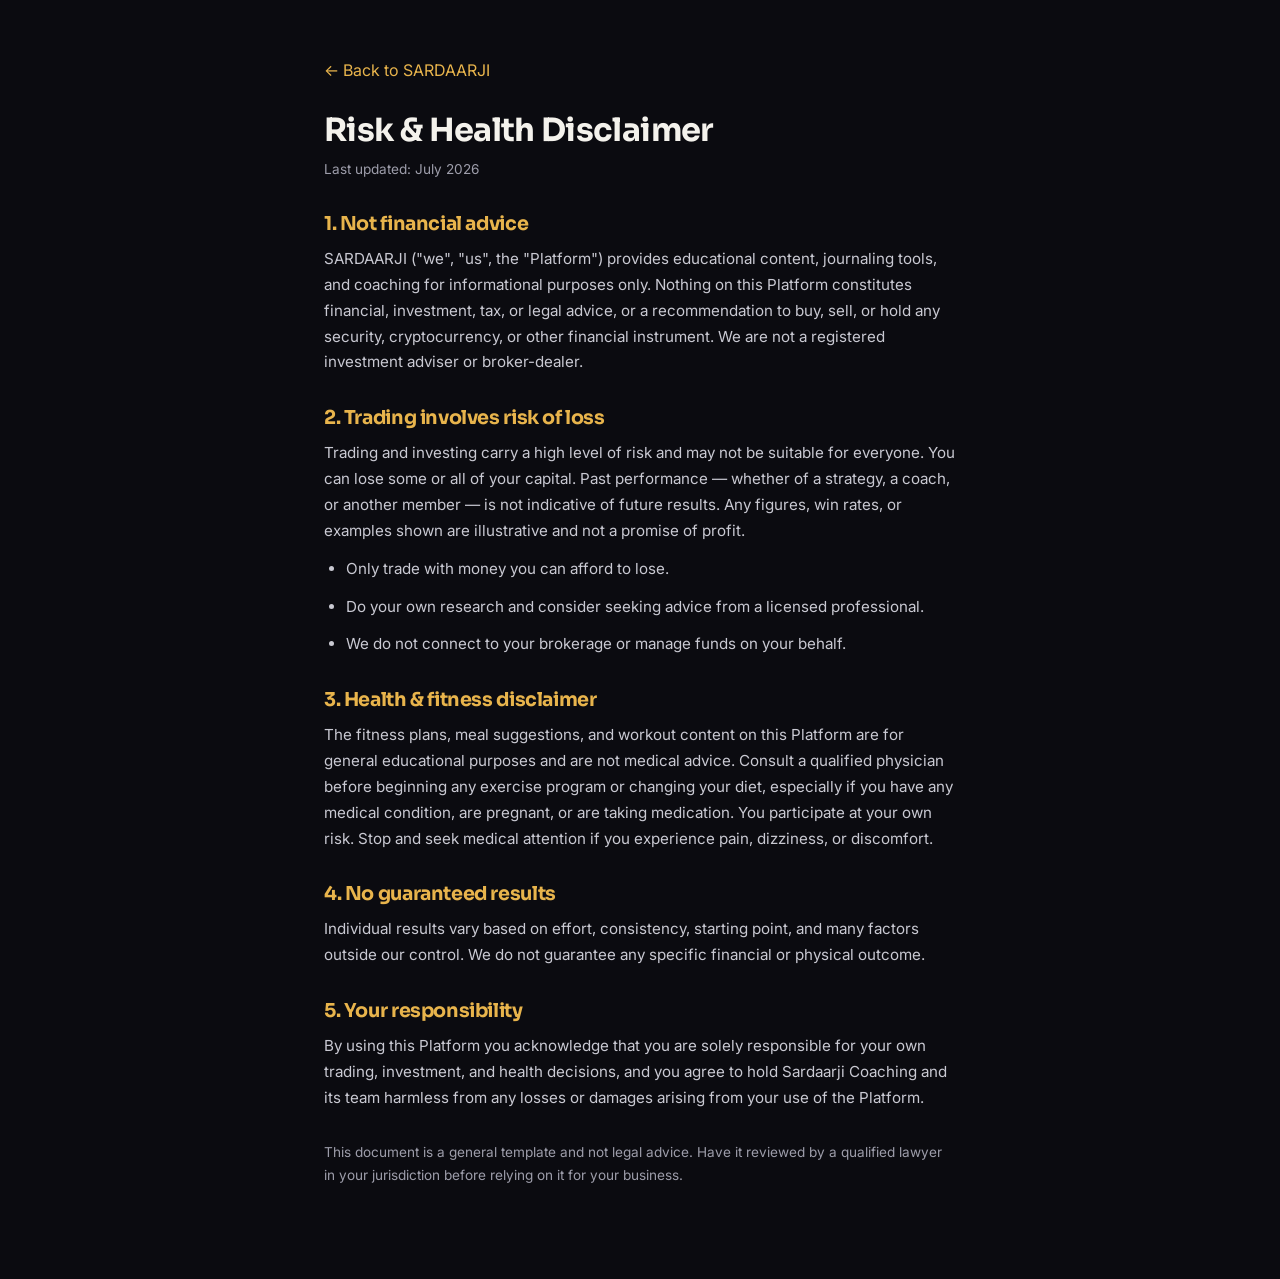
<file: disclaimer.html>
<!DOCTYPE html>
<html lang="en">
<head>
<meta charset="UTF-8">
<meta name="viewport" content="width=device-width, initial-scale=1.0">
<title>Risk & Health Disclaimer — SARDAARJI</title>
<meta name="robots" content="index,follow">
<link rel="icon" href="favicon.svg" type="image/svg+xml">
<link rel="preconnect" href="https://fonts.googleapis.com">
<link href="https://fonts.googleapis.com/css2?family=Sora:wght@400;600;700;800&family=Inter:wght@400;500;600;700&display=swap" rel="stylesheet">
<link rel="stylesheet" href="css/style.css">
</head>
<body>
<div class="legal-page">
  <a href="index.html" class="legal-back">← Back to SARDAARJI</a>
  <h1>Risk &amp; Health Disclaimer</h1>
  <p class="updated">Last updated: July 2026</p>

  <h2>1. Not financial advice</h2>
  <p>SARDAARJI ("we", "us", the "Platform") provides educational content, journaling tools, and coaching
  for informational purposes only. Nothing on this Platform constitutes financial, investment, tax, or legal
  advice, or a recommendation to buy, sell, or hold any security, cryptocurrency, or other financial instrument.
  We are not a registered investment adviser or broker-dealer.</p>

  <h2>2. Trading involves risk of loss</h2>
  <p>Trading and investing carry a high level of risk and may not be suitable for everyone. You can lose some or
  all of your capital. Past performance — whether of a strategy, a coach, or another member — is not indicative of
  future results. Any figures, win rates, or examples shown are illustrative and not a promise of profit.</p>
  <ul>
    <li>Only trade with money you can afford to lose.</li>
    <li>Do your own research and consider seeking advice from a licensed professional.</li>
    <li>We do not connect to your brokerage or manage funds on your behalf.</li>
  </ul>

  <h2>3. Health &amp; fitness disclaimer</h2>
  <p>The fitness plans, meal suggestions, and workout content on this Platform are for general educational
  purposes and are not medical advice. Consult a qualified physician before beginning any exercise program or
  changing your diet, especially if you have any medical condition, are pregnant, or are taking medication.
  You participate at your own risk. Stop and seek medical attention if you experience pain, dizziness, or discomfort.</p>

  <h2>4. No guaranteed results</h2>
  <p>Individual results vary based on effort, consistency, starting point, and many factors outside our control.
  We do not guarantee any specific financial or physical outcome.</p>

  <h2>5. Your responsibility</h2>
  <p>By using this Platform you acknowledge that you are solely responsible for your own trading, investment, and
  health decisions, and you agree to hold Sardaarji Coaching and its team harmless from any losses or damages
  arising from your use of the Platform.</p>

  <p style="margin-top:30px; color:var(--muted); font-size:0.85rem;">
  This document is a general template and not legal advice. Have it reviewed by a qualified lawyer in your
  jurisdiction before relying on it for your business.</p>
</div>
</body>
</html>
</file>
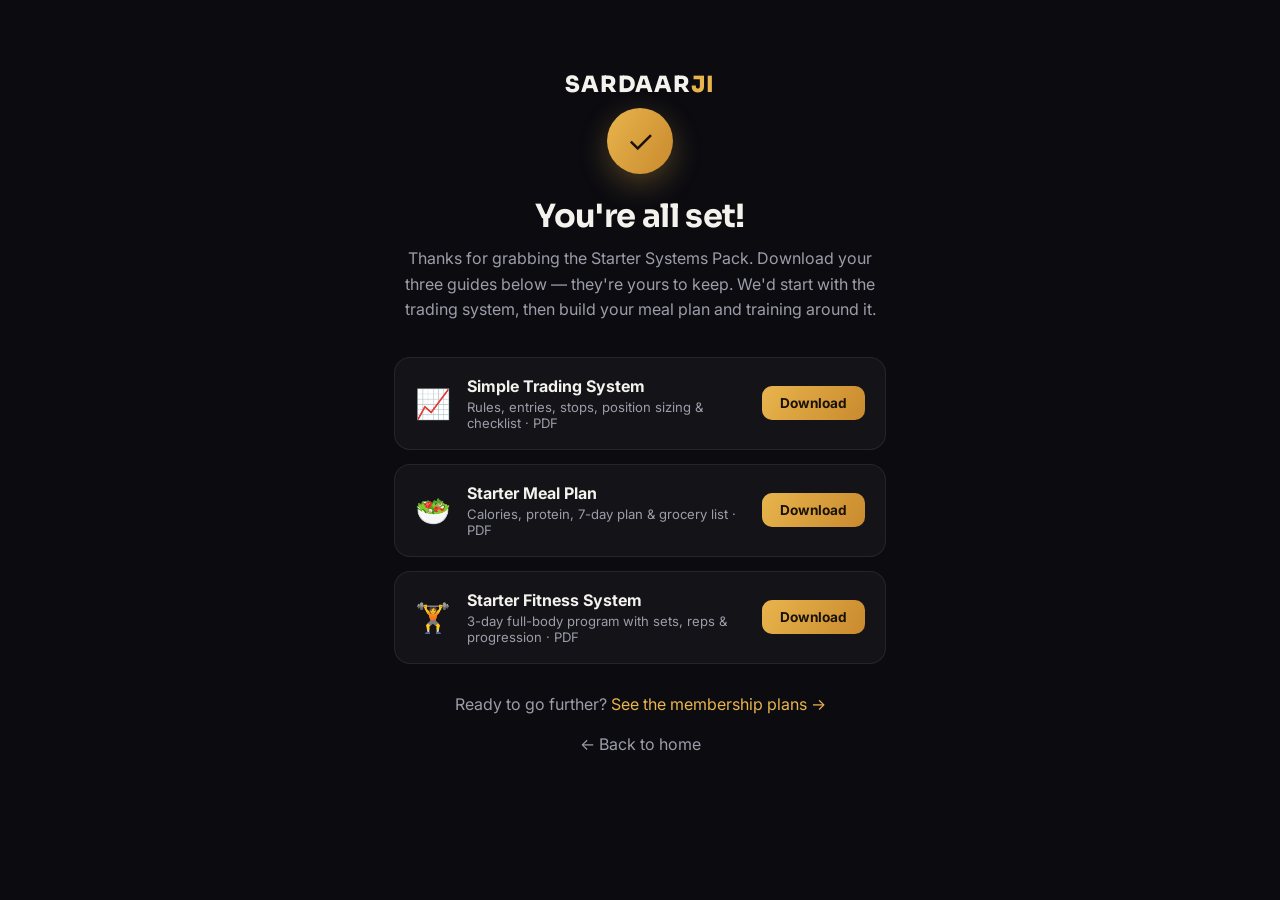
<file: downloads.html>
<!DOCTYPE html>
<html lang="en">
<head>
<meta charset="UTF-8">
<meta name="viewport" content="width=device-width, initial-scale=1.0">
<title>Your Downloads — SARDAARJI</title>
<meta name="robots" content="noindex">
<link rel="icon" href="favicon.svg" type="image/svg+xml">
<link rel="preconnect" href="https://fonts.googleapis.com">
<link href="https://fonts.googleapis.com/css2?family=Sora:wght@400;600;700;800&family=Inter:wght@400;500;600;700&display=swap" rel="stylesheet">
<link rel="stylesheet" href="css/style.css">
</head>
<body>
<canvas id="particles" style="display:none"></canvas>
<div class="dl-page">
  <div class="nav-logo" style="font-size:1.4rem; margin-bottom:8px;">SARDAAR<span>JI</span></div>
  <div class="dl-check">✓</div>
  <h1>You're all set!</h1>
  <p class="dl-sub">Thanks for grabbing the Starter Systems Pack. Download your three guides below —
  they're yours to keep. We'd start with the trading system, then build your meal plan and training around it.</p>

  <div class="dl-list">
    <a class="dl-item" href="downloads/sardaarji-trading-system.pdf" download>
      <span class="dl-ico">📈</span>
      <span class="dl-meta"><b>Simple Trading System</b><small>Rules, entries, stops, position sizing &amp; checklist · PDF</small></span>
      <span class="dl-btn">Download</span>
    </a>
    <a class="dl-item" href="downloads/sardaarji-meal-plan.pdf" download>
      <span class="dl-ico">🥗</span>
      <span class="dl-meta"><b>Starter Meal Plan</b><small>Calories, protein, 7-day plan &amp; grocery list · PDF</small></span>
      <span class="dl-btn">Download</span>
    </a>
    <a class="dl-item" href="downloads/sardaarji-fitness-system.pdf" download>
      <span class="dl-ico">🏋️</span>
      <span class="dl-meta"><b>Starter Fitness System</b><small>3-day full-body program with sets, reps &amp; progression · PDF</small></span>
      <span class="dl-btn">Download</span>
    </a>
  </div>

  <p class="dl-next">Ready to go further? <a href="index.html#trading">See the membership plans →</a></p>
  <a href="index.html" class="legal-back" style="margin-top:20px;">← Back to home</a>
</div>
</body>
</html>
</file>
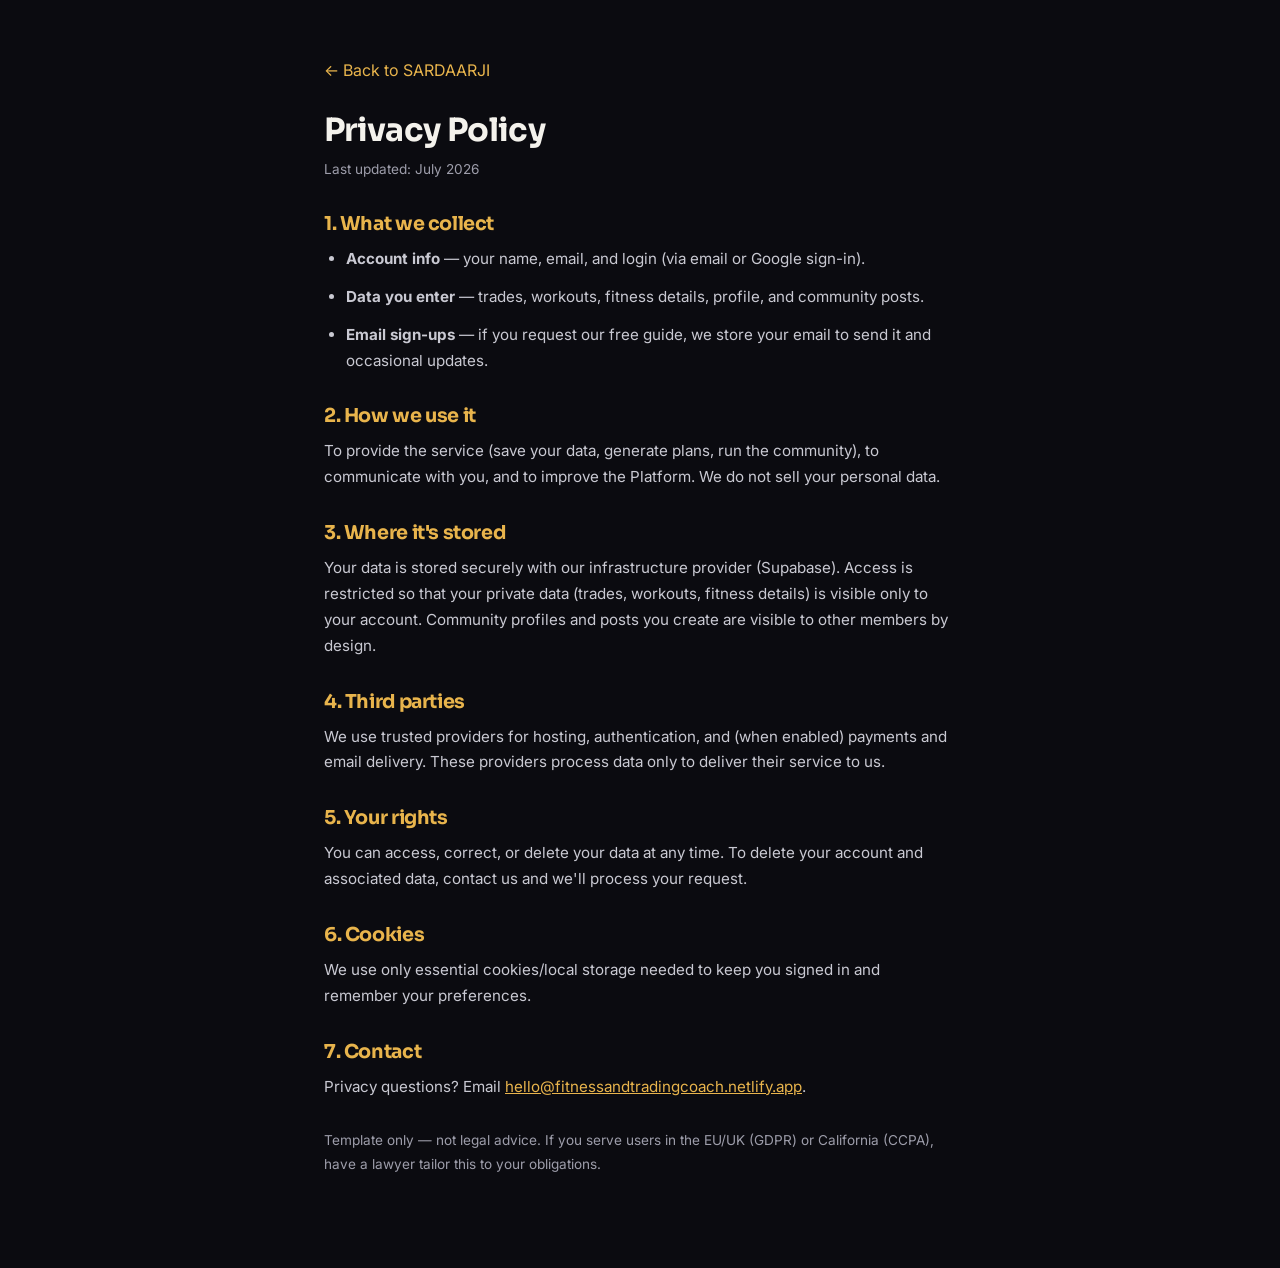
<file: privacy.html>
<!DOCTYPE html>
<html lang="en">
<head>
<meta charset="UTF-8">
<meta name="viewport" content="width=device-width, initial-scale=1.0">
<title>Privacy Policy — SARDAARJI</title>
<link rel="icon" href="favicon.svg" type="image/svg+xml">
<link rel="preconnect" href="https://fonts.googleapis.com">
<link href="https://fonts.googleapis.com/css2?family=Sora:wght@400;600;700;800&family=Inter:wght@400;500;600;700&display=swap" rel="stylesheet">
<link rel="stylesheet" href="css/style.css">
</head>
<body>
<div class="legal-page">
  <a href="index.html" class="legal-back">← Back to SARDAARJI</a>
  <h1>Privacy Policy</h1>
  <p class="updated">Last updated: July 2026</p>

  <h2>1. What we collect</h2>
  <ul>
    <li><b>Account info</b> — your name, email, and login (via email or Google sign-in).</li>
    <li><b>Data you enter</b> — trades, workouts, fitness details, profile, and community posts.</li>
    <li><b>Email sign-ups</b> — if you request our free guide, we store your email to send it and occasional updates.</li>
  </ul>

  <h2>2. How we use it</h2>
  <p>To provide the service (save your data, generate plans, run the community), to communicate with you, and to
  improve the Platform. We do not sell your personal data.</p>

  <h2>3. Where it's stored</h2>
  <p>Your data is stored securely with our infrastructure provider (Supabase). Access is restricted so that your
  private data (trades, workouts, fitness details) is visible only to your account. Community profiles and posts you
  create are visible to other members by design.</p>

  <h2>4. Third parties</h2>
  <p>We use trusted providers for hosting, authentication, and (when enabled) payments and email delivery. These
  providers process data only to deliver their service to us.</p>

  <h2>5. Your rights</h2>
  <p>You can access, correct, or delete your data at any time. To delete your account and associated data, contact us
  and we'll process your request.</p>

  <h2>6. Cookies</h2>
  <p>We use only essential cookies/local storage needed to keep you signed in and remember your preferences.</p>

  <h2>7. Contact</h2>
  <p>Privacy questions? Email <a href="mailto:hello@fitnessandtradingcoach.netlify.app">hello@fitnessandtradingcoach.netlify.app</a>.</p>

  <p style="margin-top:30px; color:var(--muted); font-size:0.85rem;">
  Template only — not legal advice. If you serve users in the EU/UK (GDPR) or California (CCPA), have a lawyer
  tailor this to your obligations.</p>
</div>
</body>
</html>
</file>
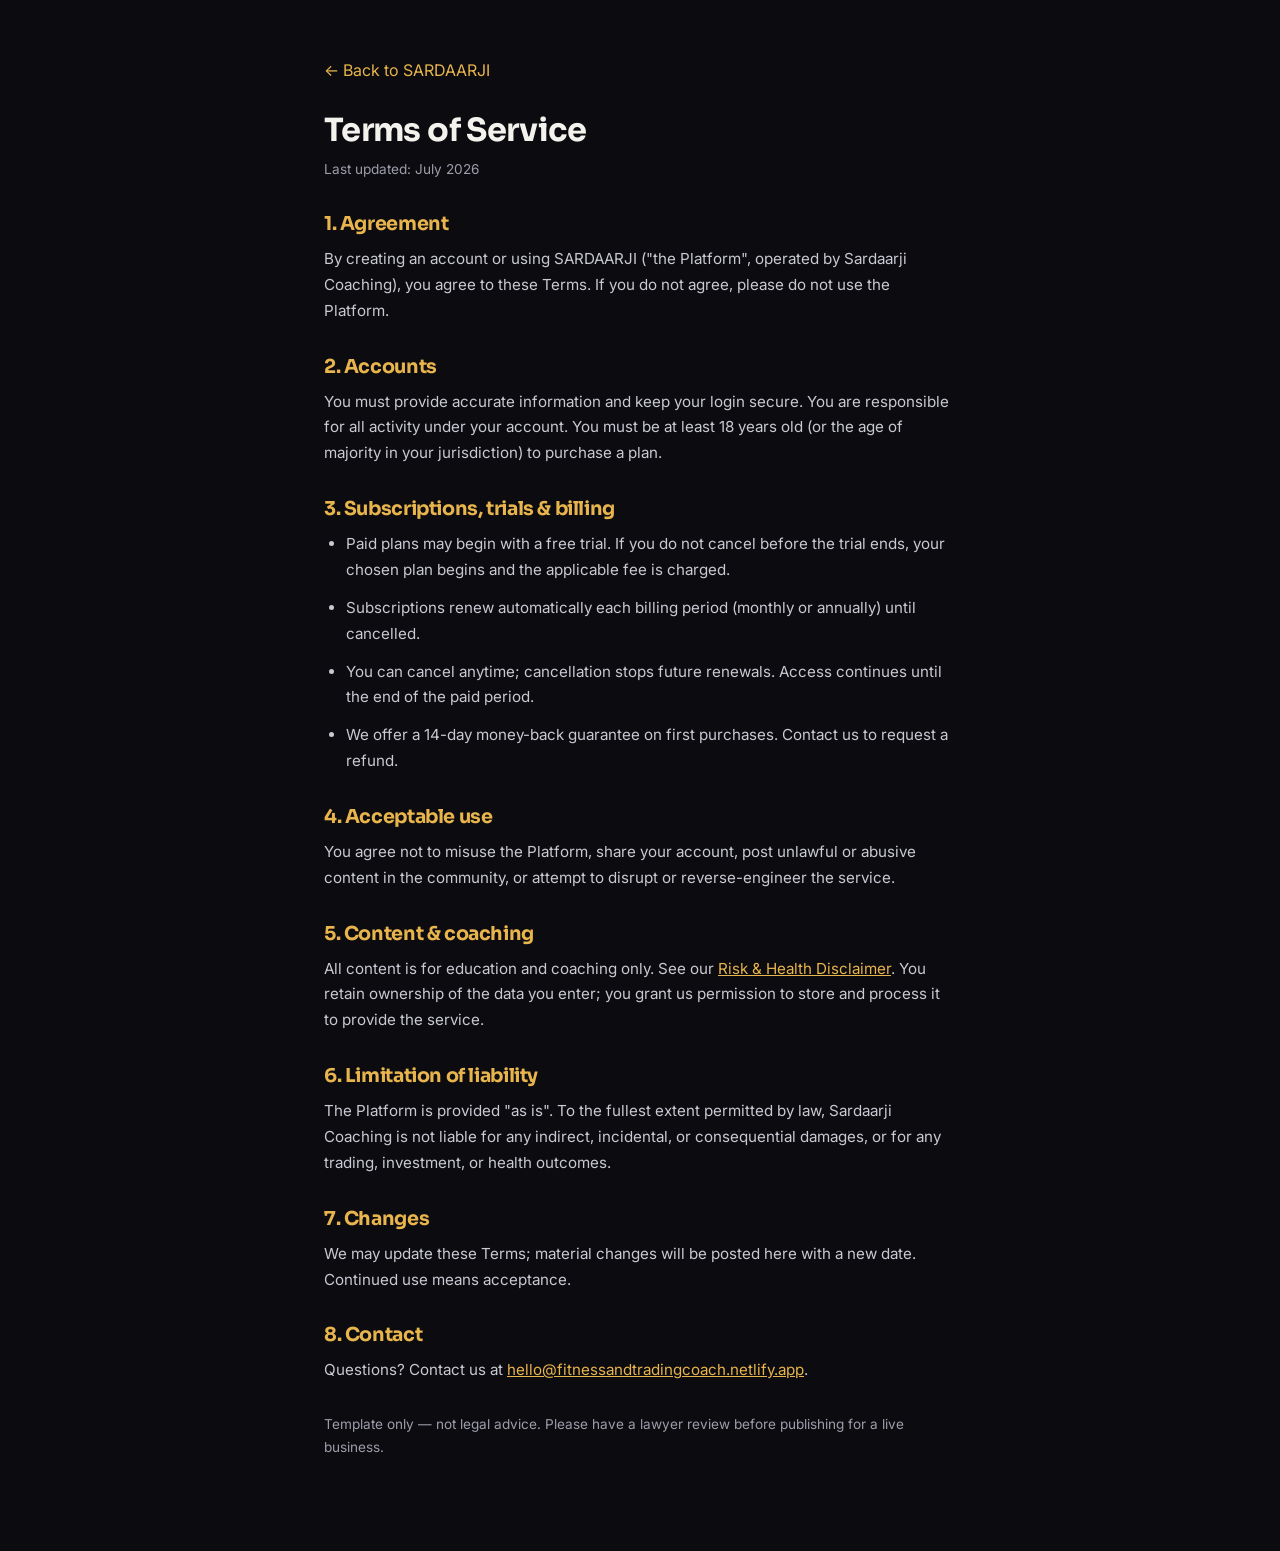
<file: terms.html>
<!DOCTYPE html>
<html lang="en">
<head>
<meta charset="UTF-8">
<meta name="viewport" content="width=device-width, initial-scale=1.0">
<title>Terms of Service — SARDAARJI</title>
<link rel="icon" href="favicon.svg" type="image/svg+xml">
<link rel="preconnect" href="https://fonts.googleapis.com">
<link href="https://fonts.googleapis.com/css2?family=Sora:wght@400;600;700;800&family=Inter:wght@400;500;600;700&display=swap" rel="stylesheet">
<link rel="stylesheet" href="css/style.css">
</head>
<body>
<div class="legal-page">
  <a href="index.html" class="legal-back">← Back to SARDAARJI</a>
  <h1>Terms of Service</h1>
  <p class="updated">Last updated: July 2026</p>

  <h2>1. Agreement</h2>
  <p>By creating an account or using SARDAARJI ("the Platform", operated by Sardaarji Coaching), you agree to
  these Terms. If you do not agree, please do not use the Platform.</p>

  <h2>2. Accounts</h2>
  <p>You must provide accurate information and keep your login secure. You are responsible for all activity under
  your account. You must be at least 18 years old (or the age of majority in your jurisdiction) to purchase a plan.</p>

  <h2>3. Subscriptions, trials &amp; billing</h2>
  <ul>
    <li>Paid plans may begin with a free trial. If you do not cancel before the trial ends, your chosen plan
    begins and the applicable fee is charged.</li>
    <li>Subscriptions renew automatically each billing period (monthly or annually) until cancelled.</li>
    <li>You can cancel anytime; cancellation stops future renewals. Access continues until the end of the paid period.</li>
    <li>We offer a 14-day money-back guarantee on first purchases. Contact us to request a refund.</li>
  </ul>

  <h2>4. Acceptable use</h2>
  <p>You agree not to misuse the Platform, share your account, post unlawful or abusive content in the community,
  or attempt to disrupt or reverse-engineer the service.</p>

  <h2>5. Content &amp; coaching</h2>
  <p>All content is for education and coaching only. See our <a href="disclaimer.html">Risk &amp; Health Disclaimer</a>.
  You retain ownership of the data you enter; you grant us permission to store and process it to provide the service.</p>

  <h2>6. Limitation of liability</h2>
  <p>The Platform is provided "as is". To the fullest extent permitted by law, Sardaarji Coaching is not liable for
  any indirect, incidental, or consequential damages, or for any trading, investment, or health outcomes.</p>

  <h2>7. Changes</h2>
  <p>We may update these Terms; material changes will be posted here with a new date. Continued use means acceptance.</p>

  <h2>8. Contact</h2>
  <p>Questions? Contact us at <a href="mailto:hello@fitnessandtradingcoach.netlify.app">hello@fitnessandtradingcoach.netlify.app</a>.</p>

  <p style="margin-top:30px; color:var(--muted); font-size:0.85rem;">
  Template only — not legal advice. Please have a lawyer review before publishing for a live business.</p>
</div>
</body>
</html>
</file>
<file: css/style.css>
/* ============ SARDAARJI — Premium Cinematic Theme ============ */
:root {
  --bg: #0b0b10;
  --bg-2: #12121a;
  --ink: #f4f2ec;
  --muted: #9d9daa;
  --gold: #e8b44c;
  --gold-deep: #c98a2e;
  --rose: #e87b6b;
  --rose-deep: #c65b4e;
  --green: #4ade80;
  --red: #f87171;
  --glass: rgba(255, 255, 255, 0.035);
  --glass-border: rgba(255, 255, 255, 0.08);
  --shadow-soft: 0 24px 60px rgba(0, 0, 0, 0.45);
}

* { margin: 0; padding: 0; box-sizing: border-box; }

html { scroll-behavior: smooth; }

body {
  background: var(--bg);
  color: var(--ink);
  font-family: 'Inter', sans-serif;
  overflow-x: hidden;
  min-height: 100vh;
}

.hidden { display: none !important; }

h1, h2, h3, h4, .nav-logo, .price, .panel-title {
  font-family: 'Sora', sans-serif;
  letter-spacing: -0.02em;
}

/* ---- Ambient background ---- */
#particles { position: fixed; inset: 0; z-index: 0; pointer-events: none; opacity: .7; }
.bg-glow {
  position: fixed; border-radius: 50%; filter: blur(140px); opacity: 0.14;
  z-index: 0; pointer-events: none; animation: drift 24s ease-in-out infinite alternate;
}
.bg-glow-1 { width: 640px; height: 640px; background: var(--gold); top: -220px; left: -160px; }
.bg-glow-2 { width: 540px; height: 540px; background: #6d5a9e; bottom: -180px; right: -120px; animation-delay: -12s; }

@keyframes drift {
  from { transform: translate(0, 0) scale(1); }
  to   { transform: translate(90px, 70px) scale(1.12); }
}

#landing, #app { position: relative; z-index: 1; }

/* ---- Nav ---- */
.nav {
  display: flex; align-items: center; justify-content: space-between;
  padding: 20px 5vw;
  position: sticky; top: 0; z-index: 50;
  background: rgba(11, 11, 16, 0.7);
  backdrop-filter: blur(18px);
  border-bottom: 1px solid var(--glass-border);
}
.nav-logo { font-weight: 800; font-size: 1.3rem; letter-spacing: 1px; text-decoration: none; color: var(--ink); }
.nav-logo span { color: var(--gold); }
.nav-links { display: flex; align-items: center; gap: 28px; }
.nav-links a {
  color: var(--muted); text-decoration: none; font-weight: 600; font-size: 0.95rem;
  transition: color .2s;
}
.nav-links a:hover { color: var(--gold); }
.nav-cta { padding: 10px 20px; font-size: 0.9rem; }
.nav-toggle {
  display: none; background: none; border: 1px solid var(--glass-border); color: var(--ink);
  font-size: 1.3rem; line-height: 1; width: 44px; height: 40px; border-radius: 10px; cursor: pointer;
}

/* Sticky-nav offset so anchor jumps don't hide section titles */
html { scroll-padding-top: 84px; }

/* ---- Buttons ---- */
.btn {
  border: none; border-radius: 999px; padding: 13px 28px;
  font-family: 'Inter', sans-serif; font-weight: 600; font-size: 0.95rem;
  cursor: pointer; transition: transform .2s cubic-bezier(.2,.8,.3,1), box-shadow .3s, background .3s, color .2s;
}
.btn:hover { transform: translateY(-2px) scale(1.02); }
.btn:active { transform: translateY(0) scale(0.99); }
.btn-primary {
  background: linear-gradient(120deg, var(--gold), var(--gold-deep));
  color: #17120a;
  box-shadow: 0 10px 30px rgba(232, 180, 76, 0.25);
}
.btn-primary:hover { box-shadow: 0 14px 40px rgba(232, 180, 76, 0.4); }
.btn-primary.alt {
  background: linear-gradient(120deg, var(--rose), var(--rose-deep));
  color: #fff;
  box-shadow: 0 10px 30px rgba(232, 123, 107, 0.25);
}
.btn-outline {
  background: transparent; color: var(--ink);
  border: 1px solid rgba(255,255,255,0.25);
}
.btn-outline:hover { border-color: var(--gold); color: var(--gold); }
.btn-outline.alt:hover { border-color: var(--rose); color: var(--rose); }
.btn-dark {
  background: #14100a; color: var(--ink);
}
.btn-dark:hover { box-shadow: 0 14px 34px rgba(0,0,0,0.35); }
.btn-lg { padding: 17px 40px; font-size: 1.02rem; }
.btn-sm { padding: 8px 18px; font-size: 0.85rem; }

/* ---- Hero ---- */
.hero {
  min-height: calc(100vh - 80px);
  text-align: center; padding: 10vh 5vw 70px;
  display: flex; flex-direction: column; align-items: center; justify-content: center; gap: 30px;
  position: relative;
}
.hero-badge {
  padding: 9px 22px; border-radius: 999px; font-size: 0.82rem; font-weight: 600;
  letter-spacing: 2px; text-transform: uppercase;
  background: var(--glass); border: 1px solid var(--glass-border);
  color: var(--gold);
  animation: fade-down .8s ease both;
}
@keyframes fade-down { from { opacity: 0; transform: translateY(-14px); } to { opacity: 1; transform: none; } }

.hero-title {
  font-size: clamp(2.6rem, 7vw, 5.4rem); font-weight: 800; line-height: 1.06;
}
.hero-title .line { display: block; overflow: hidden; padding-bottom: 0.12em; }
.hero-title .line.accent .word {
  background: linear-gradient(100deg, var(--gold) 20%, var(--rose) 90%);
  -webkit-background-clip: text; background-clip: text; color: transparent;
}
.hero-title .word {
  display: inline-block;
  transform: translateY(110%);
  animation: word-rise .9s cubic-bezier(.2, .8, .2, 1) forwards;
}
.line .word:nth-child(1) { animation-delay: .10s; }
.line .word:nth-child(2) { animation-delay: .20s; }
.line .word:nth-child(3) { animation-delay: .30s; }
.line.accent .word:nth-child(1) { animation-delay: .40s; }
.line.accent .word:nth-child(2) { animation-delay: .50s; }
.line.accent .word:nth-child(3) { animation-delay: .60s; }
@keyframes word-rise { to { transform: translateY(0); } }

.hero-sub {
  max-width: 620px; color: var(--muted); font-size: 1.12rem; line-height: 1.75;
  animation: fade-up 1s .5s ease both;
}
.hero-cta { display: flex; gap: 16px; flex-wrap: wrap; justify-content: center; animation: fade-up 1s .65s ease both; }
@keyframes fade-up { from { opacity: 0; transform: translateY(18px); } to { opacity: 1; transform: none; } }

.hero-stats {
  display: flex; gap: 56px; flex-wrap: wrap; justify-content: center; margin-top: 24px;
  animation: fade-up 1s .8s ease both;
}
.stat-num {
  font-family: 'Sora', sans-serif; font-size: 2.1rem; font-weight: 700; color: var(--ink);
}
.stat-label { color: var(--muted); font-size: 0.85rem; margin-top: 4px; }

.scroll-cue {
  position: absolute; bottom: 26px; left: 50%; transform: translateX(-50%);
  width: 26px; height: 42px; border: 2px solid rgba(255,255,255,0.25); border-radius: 999px;
}
.scroll-cue span {
  position: absolute; top: 8px; left: 50%; width: 4px; height: 8px; margin-left: -2px;
  background: var(--gold); border-radius: 2px;
  animation: cue 1.8s ease-in-out infinite;
}
@keyframes cue {
  0% { transform: translateY(0); opacity: 1; }
  70% { transform: translateY(14px); opacity: 0; }
  100% { transform: translateY(0); opacity: 0; }
}

/* ---- Ticker ---- */
.ticker-wrap {
  overflow: hidden; border-top: 1px solid var(--glass-border); border-bottom: 1px solid var(--glass-border);
  background: rgba(255,255,255,0.015); padding: 14px 0; white-space: nowrap;
}
.ticker { display: inline-block; animation: scroll-ticker 34s linear infinite; }
.ticker span { margin: 0 28px; font-weight: 500; font-size: 0.88rem; color: var(--muted); }
.ticker .up { color: var(--green); }
.ticker .down { color: var(--red); }
@keyframes scroll-ticker { from { transform: translateX(0); } to { transform: translateX(-50%); } }

/* ---- Big statement ---- */
.statement { padding: 140px 5vw 120px; max-width: 1000px; margin: 0 auto; text-align: center; }
.statement-text {
  font-family: 'Sora', sans-serif; font-weight: 700; letter-spacing: -0.02em;
  font-size: clamp(1.9rem, 4.6vw, 3.4rem); line-height: 1.25;
}
.statement-text em {
  font-style: normal;
  background: linear-gradient(100deg, var(--gold), var(--rose));
  -webkit-background-clip: text; background-clip: text; color: transparent;
}
.statement-sub { color: var(--muted); max-width: 640px; margin: 28px auto 0; font-size: 1.08rem; line-height: 1.75; }

/* ---- Sections ---- */
.section { padding: 110px 5vw; max-width: 1240px; margin: 0 auto; }
.section-tag {
  display: inline-block; font-size: 0.75rem; font-weight: 700; letter-spacing: 4px;
  color: var(--gold); margin-bottom: 6px;
}
.section-tag.alt { color: var(--rose); }
.section-title {
  font-size: clamp(1.8rem, 3.6vw, 2.8rem); font-weight: 700; line-height: 1.18;
  margin: 12px 0 18px;
}
.section-sub { color: var(--muted); max-width: 560px; line-height: 1.75; font-size: 1.02rem; }
.section-sub.center { margin: 0 auto; }
.section-center { text-align: center; margin-bottom: 56px; }

/* ---- Split layout ---- */
.split {
  display: grid; grid-template-columns: 1fr 1fr; gap: 60px; align-items: center;
  margin-bottom: 90px;
}
.split-reverse .split-copy { order: 2; }
.split-reverse .split-media { order: 1; }
.split-list { list-style: none; margin-top: 26px; display: flex; flex-direction: column; gap: 14px; }
.split-list li {
  padding-left: 30px; position: relative; color: var(--ink); font-size: 0.98rem;
}
.split-list li::before {
  content: ''; position: absolute; left: 0; top: 7px; width: 9px; height: 9px;
  border-radius: 50%; background: var(--gold);
  box-shadow: 0 0 0 4px rgba(232, 180, 76, 0.15);
}
.split-list.alt li::before { background: var(--rose); box-shadow: 0 0 0 4px rgba(232, 123, 107, 0.15); }

.split-media { position: relative; }
.media-frame {
  width: 100%; aspect-ratio: 4 / 3; border-radius: 24px;
  border: 1px solid var(--glass-border);
  box-shadow: var(--shadow-soft);
  background-size: cover; background-position: center;
}
.media-trading {
  background-image:
    linear-gradient(160deg, rgba(11,11,16,0.15), rgba(11,11,16,0.55)),
    url('https://images.unsplash.com/photo-1611974789855-9c2a0a7236a3?q=80&w=1200&auto=format&fit=crop');
  background-color: #17202e;
}
.media-fitness {
  background-image:
    linear-gradient(160deg, rgba(11,11,16,0.15), rgba(11,11,16,0.55)),
    url('https://images.unsplash.com/photo-1534438327276-14e5300c3a48?q=80&w=1200&auto=format&fit=crop');
  background-color: #2e1d17;
}
.float-card {
  position: absolute; padding: 14px 20px; border-radius: 16px;
  background: rgba(18, 18, 26, 0.85); border: 1px solid var(--glass-border);
  backdrop-filter: blur(10px); box-shadow: var(--shadow-soft);
  display: flex; flex-direction: column; gap: 2px;
  animation: floaty 5s ease-in-out infinite;
}
.float-1 { top: 8%; right: -4%; }
.float-2 { bottom: 10%; left: -5%; animation-delay: -2.5s; }
.fc-label { font-size: 0.72rem; letter-spacing: 1px; text-transform: uppercase; color: var(--muted); }
.fc-value { font-family: 'Sora', sans-serif; font-weight: 700; font-size: 1.25rem; }
.fc-value.up { color: var(--green); }
@keyframes floaty {
  0%, 100% { transform: translateY(0); }
  50% { transform: translateY(-12px); }
}

/* ---- Cards ---- */
.cards { display: grid; grid-template-columns: repeat(auto-fit, minmax(270px, 1fr)); gap: 26px; perspective: 1200px; }
.card {
  position: relative;
  background: var(--glass); border: 1px solid var(--glass-border); border-radius: 22px;
  padding: 38px 30px; display: flex; flex-direction: column; gap: 16px;
  backdrop-filter: blur(10px);
  transition: border-color .3s, box-shadow .3s;
  transform-style: preserve-3d; will-change: transform;
}
.card:hover { border-color: rgba(232, 180, 76, 0.45); box-shadow: 0 24px 60px rgba(0,0,0,0.4); }
.card-featured { border-color: rgba(232, 180, 76, 0.55); background: rgba(232, 180, 76, 0.05); }
.card-featured.alt { border-color: rgba(232, 123, 107, 0.55); background: rgba(232, 123, 107, 0.05); }
.card-featured.alt:hover { border-color: var(--rose); }
.card-badge {
  position: absolute; top: -13px; left: 50%; transform: translateX(-50%);
  background: linear-gradient(120deg, var(--gold), var(--gold-deep));
  font-size: 0.68rem; font-weight: 700; letter-spacing: 2px; color: #17120a;
  padding: 6px 16px; border-radius: 999px;
}
.card-badge.alt { background: linear-gradient(120deg, var(--rose), var(--rose-deep)); color: #fff; }
.card h3 { font-size: 1.2rem; font-weight: 700; }
.price { font-size: 2.5rem; font-weight: 800; }
.price span { font-size: 0.95rem; color: var(--muted); font-weight: 400; font-family: 'Inter', sans-serif; }
.card ul { list-style: none; display: flex; flex-direction: column; gap: 11px; color: var(--muted); font-size: 0.93rem; flex: 1; }
.card ul li { padding-left: 22px; position: relative; }
.card ul li::before { content: '—'; position: absolute; left: 0; color: var(--gold); }
.card-featured.alt ul li::before, #fitness .card ul li::before { color: var(--rose); }

/* ---- Quotes marquee ---- */
.quotes-wrap {
  overflow: hidden; padding: 40px 0; white-space: nowrap;
  border-top: 1px solid var(--glass-border); border-bottom: 1px solid var(--glass-border);
  background: rgba(255,255,255,0.015);
}
.quotes { display: inline-flex; gap: 26px; animation: scroll-ticker 48s linear infinite; padding-right: 26px; }
.quote {
  display: inline-flex; flex-direction: column; gap: 10px;
  width: 380px; white-space: normal; flex-shrink: 0;
  background: var(--glass); border: 1px solid var(--glass-border); border-radius: 18px;
  padding: 24px 26px;
}
.quote p { font-size: 0.98rem; line-height: 1.6; }
.quote span { color: var(--gold); font-size: 0.82rem; font-weight: 600; }

/* ---- Features ---- */
.features { display: grid; grid-template-columns: repeat(auto-fit, minmax(250px, 1fr)); gap: 26px; }
.feature {
  background: var(--glass); border: 1px solid var(--glass-border); border-radius: 20px;
  padding: 34px 30px; transition: transform .3s, border-color .3s;
}
.feature:hover { transform: translateY(-6px); border-color: rgba(232, 180, 76, 0.4); }
.feature h4 { margin-bottom: 10px; font-size: 1.1rem; }
.feature p { color: var(--muted); font-size: 0.93rem; line-height: 1.65; }

/* ---- CTA banner ---- */
.cta-banner {
  max-width: 1240px; margin: 40px auto 100px; padding: 80px 5vw; text-align: center;
  border-radius: 28px;
  background: linear-gradient(120deg, var(--gold) 0%, var(--gold-deep) 55%, var(--rose-deep) 130%);
  color: #17120a;
  display: flex; flex-direction: column; align-items: center; gap: 14px;
  box-shadow: 0 30px 80px rgba(232, 180, 76, 0.18);
}
.cta-banner h2 { font-size: clamp(1.8rem, 3.6vw, 2.6rem); font-weight: 800; }
.cta-banner p { font-size: 1.05rem; opacity: 0.8; margin-bottom: 12px; }

/* ---- Scroll reveal ---- */
.reveal { opacity: 0; transform: translateY(36px); transition: opacity .9s cubic-bezier(.2,.7,.3,1), transform .9s cubic-bezier(.2,.7,.3,1); }
.reveal.visible { opacity: 1; transform: translateY(0); }
.card.reveal.visible { transition: border-color .3s, box-shadow .3s, transform .18s ease-out; }
.cards .reveal:nth-child(2), .cards .card:nth-child(2) { transition-delay: .12s; }
.cards .reveal:nth-child(3), .cards .card:nth-child(3) { transition-delay: .24s; }
.features .reveal:nth-child(2) { transition-delay: .12s; }
.features .reveal:nth-child(3) { transition-delay: .24s; }

/* ---- Footer ---- */
.footer {
  text-align: center; padding: 70px 5vw; border-top: 1px solid var(--glass-border);
  color: var(--muted); display: flex; flex-direction: column; gap: 10px;
}
.footer-fine { font-size: 0.78rem; opacity: 0.6; }

/* ============ APP ============ */
.app-nav { gap: 12px; flex-wrap: wrap; }
.app-tabs { display: flex; gap: 4px; flex-wrap: wrap; }
.tab-btn {
  background: transparent; border: 1px solid transparent; color: var(--muted);
  border-radius: 999px; padding: 9px 18px; cursor: pointer; font-weight: 600; font-size: 0.88rem;
  transition: all .25s;
}
.tab-btn:hover { color: var(--ink); background: var(--glass); }
.tab-btn.active {
  color: #17120a; background: linear-gradient(120deg, var(--gold), var(--gold-deep));
}

.app-main { padding: 40px 5vw 90px; max-width: 1240px; margin: 0 auto; }
.panel-title { margin-bottom: 26px; font-size: 1.7rem; font-weight: 700; }
.panel { border-radius: 20px; padding: 28px; margin-bottom: 24px; }
.glass { background: var(--glass); border: 1px solid var(--glass-border); backdrop-filter: blur(10px); }
.panel h3 { margin-bottom: 18px; font-size: 1.05rem; }

.two-col { display: grid; grid-template-columns: 1fr 1fr; gap: 24px; }
@media (max-width: 900px) { .two-col { grid-template-columns: 1fr; } }

/* ---- Dashboard ---- */
.dash-grid { display: grid; grid-template-columns: repeat(auto-fit, minmax(200px, 1fr)); gap: 18px; margin-bottom: 24px; }
.dash-card {
  background: var(--glass); border: 1px solid var(--glass-border); border-radius: 18px;
  padding: 24px; transition: border-color .3s, transform .3s;
}
.dash-card:hover { border-color: rgba(232, 180, 76, 0.4); transform: translateY(-3px); }
.dash-card .big { font-family: 'Sora', sans-serif; font-size: 1.7rem; font-weight: 700; margin-top: 6px; }
.dash-card .lbl { color: var(--muted); font-size: 0.82rem; }
.plan-chips { display: flex; gap: 10px; flex-wrap: wrap; }
.chip {
  padding: 8px 20px; border-radius: 999px; font-size: 0.85rem; font-weight: 600;
  background: rgba(232, 180, 76, 0.1); border: 1px solid rgba(232, 180, 76, 0.5); color: var(--gold);
}
.chip.alt { background: rgba(232, 123, 107, 0.1); border-color: rgba(232, 123, 107, 0.5); color: var(--rose); }

.insight {
  padding: 13px 18px; border-left: 3px solid var(--gold); background: rgba(232, 180, 76, 0.05);
  border-radius: 0 12px 12px 0; margin-bottom: 10px; font-size: 0.93rem; line-height: 1.55;
}
.insight.alt { border-color: var(--rose); background: rgba(232, 123, 107, 0.05); }
.insight.warn { border-color: #f59e0b; background: rgba(245,158,11,.06); }

/* ---- Stats row ---- */
.stats-row { display: grid; grid-template-columns: repeat(auto-fit, minmax(150px, 1fr)); gap: 16px; margin-bottom: 24px; }
.stat-box {
  background: var(--glass); border: 1px solid var(--glass-border); border-radius: 16px;
  padding: 20px; text-align: center;
}
.stat-box .v { font-family: 'Sora', sans-serif; font-size: 1.4rem; font-weight: 700; }
.stat-box .k { color: var(--muted); font-size: 0.75rem; margin-top: 5px; letter-spacing: 1px; }
.pos { color: var(--green); } .neg { color: var(--red); }

/* ---- Forms ---- */
.form { display: flex; flex-direction: column; gap: 12px; }
.form-row { display: flex; gap: 12px; }
.form-row > * { flex: 1; min-width: 0; }
input, select, textarea {
  background: rgba(255,255,255,0.045); border: 1px solid var(--glass-border); border-radius: 12px;
  padding: 13px 16px; color: var(--ink); font-family: 'Inter', sans-serif; font-size: 0.93rem;
  outline: none; transition: border-color .2s, box-shadow .2s; width: 100%;
}
input:focus, select:focus, textarea:focus {
  border-color: var(--gold); box-shadow: 0 0 0 3px rgba(232, 180, 76, 0.15);
}
select option { background: var(--bg-2); }
input::placeholder, textarea::placeholder { color: var(--muted); }

/* ---- Tables ---- */
.table-wrap { overflow-x: auto; }
.data-table { width: 100%; border-collapse: collapse; font-size: 0.9rem; }
.data-table th {
  text-align: left; color: var(--muted); font-weight: 600; font-size: 0.75rem;
  letter-spacing: 1.5px; text-transform: uppercase; padding: 10px 12px;
  border-bottom: 1px solid var(--glass-border);
}
.data-table td { padding: 13px 12px; border-bottom: 1px solid rgba(255,255,255,0.05); }
.data-table tr:hover td { background: rgba(255,255,255,0.02); }
.del-btn { background: none; border: none; color: var(--muted); cursor: pointer; font-size: 1rem; }
.del-btn:hover { color: var(--red); }

/* ---- Community ---- */
.qa-item {
  border: 1px solid var(--glass-border); border-radius: 16px; padding: 18px; margin-bottom: 14px;
  background: rgba(255,255,255,0.015);
}
.qa-item .qa-title { font-weight: 600; margin-bottom: 6px; }
.qa-meta { color: var(--muted); font-size: 0.78rem; margin-bottom: 10px; }
.qa-cat {
  display: inline-block; font-size: 0.68rem; font-weight: 700; padding: 3px 11px; border-radius: 999px;
  background: rgba(232, 180, 76, 0.12); color: var(--gold); margin-right: 8px; letter-spacing: 1px;
}
.qa-cat.Fitness { background: rgba(232, 123, 107, 0.12); color: var(--rose); }
.qa-cat.General { background: rgba(139, 124, 246, 0.14); color: #a99cf9; }
.qa-answer {
  margin: 8px 0 0 14px; padding: 11px 16px; border-left: 2px solid var(--gold);
  color: var(--ink); font-size: 0.88rem; background: rgba(232, 180, 76, 0.04); border-radius: 0 10px 10px 0;
}
.qa-answer .who { color: var(--gold); font-weight: 600; font-size: 0.78rem; }
.answer-row { display: flex; gap: 8px; margin-top: 12px; }
.answer-row input { flex: 1; padding: 9px 14px; font-size: 0.85rem; }

.member {
  display: flex; align-items: center; gap: 14px; padding: 13px 0;
  border-bottom: 1px solid rgba(255,255,255,0.05);
}
.avatar {
  width: 44px; height: 44px; border-radius: 50%; flex-shrink: 0;
  display: flex; align-items: center; justify-content: center;
  font-weight: 700; font-size: 1.05rem; color: #17120a;
  background: linear-gradient(135deg, var(--gold), var(--gold-deep));
}
.avatar.alt { background: linear-gradient(135deg, var(--rose), var(--rose-deep)); color: #fff; }
.member-info { flex: 1; min-width: 0; }
.member-name { font-weight: 600; font-size: 0.95rem; }
.member-bio { color: var(--muted); font-size: 0.8rem; overflow: hidden; text-overflow: ellipsis; white-space: nowrap; }
.member-role {
  font-size: 0.66rem; font-weight: 700; letter-spacing: 1px; padding: 5px 12px;
  border-radius: 999px; background: var(--glass); border: 1px solid var(--glass-border); color: var(--muted);
}

/* ---- Profile preview ---- */
.profile-card { text-align: center; padding: 20px; }
.profile-card .avatar { width: 80px; height: 80px; font-size: 1.9rem; margin: 0 auto 16px; }
.profile-card h4 { font-size: 1.25rem; }
.profile-card .goal { color: var(--gold); font-size: 0.88rem; margin-top: 12px; }
.profile-card .bio { color: var(--muted); font-size: 0.9rem; margin-top: 8px; line-height: 1.6; }

/* ---- Modals ---- */
.modal-overlay {
  position: fixed; inset: 0; background: rgba(5, 5, 8, 0.72); backdrop-filter: blur(8px);
  display: flex; align-items: center; justify-content: center; z-index: 100;
  animation: fade-in .25s ease;
}
@keyframes fade-in { from { opacity: 0; } to { opacity: 1; } }
.modal {
  position: relative; width: min(470px, 92vw); border-radius: 26px; padding: 42px;
  display: flex; flex-direction: column; gap: 16px;
  background: rgba(18, 18, 26, 0.95);
  box-shadow: var(--shadow-soft);
  animation: modal-pop .35s cubic-bezier(.2, 1.3, .4, 1);
}
@keyframes modal-pop { from { transform: scale(.88) translateY(12px); opacity: 0; } to { transform: none; opacity: 1; } }
.modal h2 { font-size: 1.5rem; }
.modal p { color: var(--muted); }
.modal-close {
  position: absolute; top: 16px; right: 18px; background: none; border: none;
  color: var(--muted); font-size: 1.1rem; cursor: pointer;
}
.modal-close:hover { color: var(--ink); }
.role-pick { display: flex; gap: 10px; }
.role-opt { flex: 1; }
.role-opt input { display: none; }
.role-opt span {
  display: block; text-align: center; padding: 15px 6px; border-radius: 14px; cursor: pointer;
  border: 1px solid var(--glass-border); background: var(--glass); font-weight: 600; font-size: 0.9rem;
  transition: all .2s;
}
.role-opt input:checked + span {
  border-color: var(--gold); color: var(--gold);
  background: rgba(232, 180, 76, 0.08);
}

/* ---- My Plan: form grid ---- */
.form-grid { display: grid; grid-template-columns: repeat(2, 1fr); gap: 14px; }
.form-grid label { display: flex; flex-direction: column; gap: 6px; font-size: 0.82rem; color: var(--muted); font-weight: 600; }
@media (max-width: 640px) { .form-grid { grid-template-columns: 1fr; } }

/* ---- Meal list ---- */
.meal-list { display: flex; flex-direction: column; gap: 12px; }
.meal-row { border: 1px solid var(--glass-border); border-radius: 12px; padding: 14px 16px; background: rgba(255,255,255,0.02); }
.meal-head { display: flex; justify-content: space-between; align-items: baseline; margin-bottom: 6px; }
.meal-name { font-weight: 700; }
.meal-kcal { color: var(--gold); font-size: 0.85rem; font-weight: 600; }
.meal-food { color: var(--muted); font-size: 0.92rem; line-height: 1.5; }
.plan-note { color: var(--muted); font-size: 0.82rem; margin-top: 14px; font-style: italic; }

/* ---- Workout grid ---- */
.workout-grid { display: grid; grid-template-columns: repeat(auto-fit, minmax(230px, 1fr)); gap: 14px; }
.workout-day { border: 1px solid var(--glass-border); border-radius: 12px; padding: 16px; background: rgba(255,255,255,0.02); }
.wd-head { font-weight: 700; font-size: 0.92rem; margin-bottom: 10px; }
.wd-head span { color: var(--gold); font-weight: 600; }
.workout-day ul { list-style: none; display: flex; flex-direction: column; gap: 7px; }
.workout-day li { color: var(--muted); font-size: 0.86rem; padding-left: 14px; position: relative; }
.workout-day li::before { content: '▸'; position: absolute; left: 0; color: var(--gold); }
.wd-cardio { margin-top: 12px; padding-top: 10px; border-top: 1px solid var(--glass-border); font-size: 0.82rem; color: var(--muted); }

/* ---- Sample plan cards ---- */
.sample-emoji { font-size: 2.2rem; }
.sample-tag { display: inline-block; align-self: flex-start; font-size: 0.72rem; font-weight: 700; letter-spacing: 1px;
  padding: 4px 12px; border-radius: 999px; background: rgba(232,123,107,0.12); color: var(--rose); text-transform: uppercase; }

/* ---- Wide modal for plan viewer ---- */
.modal-wide { width: min(760px, 94vw); max-height: 88vh; overflow-y: auto; }

/* Auth modal */
.btn-google {
  display: flex; align-items: center; justify-content: center; gap: 12px;
  background: #fff; color: #1f1f1f; font-weight: 600; width: 100%;
}
.btn-google:hover { box-shadow: 0 10px 30px rgba(255,255,255,0.12); }
.auth-divider { display: flex; align-items: center; gap: 14px; color: var(--muted); font-size: 0.82rem; }
.auth-divider::before, .auth-divider::after { content: ''; flex: 1; height: 1px; background: var(--glass-border); }
.auth-msg { color: var(--gold); font-size: 0.88rem; min-height: 1.2em; text-align: center; }

.checkout-line { display: flex; justify-content: space-between; padding: 11px 0; border-bottom: 1px solid var(--glass-border); }
.checkout-total { display: flex; justify-content: space-between; padding: 15px 0; font-weight: 700; font-size: 1.1rem; }

/* ---- Toast ---- */
.toast {
  position: fixed; bottom: 32px; left: 50%; transform: translateX(-50%);
  background: rgba(18, 18, 26, 0.96); border: 1px solid rgba(232, 180, 76, 0.5);
  box-shadow: 0 16px 44px rgba(0,0,0,0.5);
  color: var(--ink); padding: 14px 28px; border-radius: 999px; z-index: 200;
  font-weight: 600; animation: toast-in .35s cubic-bezier(.2, 1.2, .4, 1);
}
@keyframes toast-in { from { transform: translate(-50%, 24px); opacity: 0; } to { transform: translate(-50%, 0); opacity: 1; } }

/* ---- Responsive ---- */
@media (max-width: 900px) {
  .split { grid-template-columns: 1fr; gap: 44px; }
  .split-reverse .split-copy { order: 1; }
  .split-reverse .split-media { order: 2; }
  .float-1 { right: 2%; } .float-2 { left: 2%; }
}
@media (max-width: 820px) {
  .nav { flex-wrap: wrap; }
  .nav-toggle { display: block; }
  .nav-links {
    display: none; flex-direction: column; align-items: stretch; gap: 4px;
    width: 100%; margin-top: 14px; padding-top: 14px; border-top: 1px solid var(--glass-border);
  }
  .nav-links.open { display: flex; }
  .nav-links a { padding: 13px 8px; font-size: 1.05rem; border-radius: 8px; }
  .nav-links a:hover { background: var(--glass); }
  .nav-cta { width: 100%; margin-top: 6px; text-align: center; }
}
@media (max-width: 720px) {
  .hero { min-height: 86vh; }
  .hero-stats { gap: 30px; }
  .form-row { flex-direction: column; }
  .quote { width: 300px; }
}

/* ---- Reduced motion ---- */
@media (prefers-reduced-motion: reduce) {
  *, *::before, *::after { animation-duration: 0.01ms !important; transition-duration: 0.01ms !important; }
}

/* ============ REVENUE / CONVERSION COMPONENTS ============ */

/* Announcement bar */
.announce-bar {
  display: flex; align-items: center; justify-content: center; gap: 14px;
  background: linear-gradient(90deg, var(--gold-deep), var(--gold));
  color: #1a1206; font-size: 0.9rem; font-weight: 600; padding: 10px 44px 10px 16px;
  text-align: center; position: relative;
}
.announce-bar b { font-weight: 800; }
.announce-close {
  position: absolute; right: 14px; top: 50%; transform: translateY(-50%);
  background: rgba(0,0,0,0.15); border: none; color: #1a1206; width: 22px; height: 22px;
  border-radius: 50%; cursor: pointer; font-size: 0.8rem; line-height: 1;
}
.announce-close:hover { background: rgba(0,0,0,0.3); }

/* Billing toggle */
.billing-toggle { display: flex; align-items: center; justify-content: center; gap: 14px; margin: 4px 0 40px; }
.bt-label { color: var(--muted); font-weight: 600; font-size: 0.95rem; }
.bt-save {
  display: inline-block; font-size: 0.7rem; font-weight: 800; letter-spacing: 0.5px; color: #1a1206;
  background: var(--gold); padding: 2px 8px; border-radius: 999px; margin-left: 4px;
}
.bt-save.alt { background: var(--rose); }
.bt-switch {
  width: 52px; height: 28px; border-radius: 999px; border: 1px solid var(--glass-border);
  background: rgba(255,255,255,0.08); cursor: pointer; position: relative; transition: background .25s;
}
.bt-knob {
  position: absolute; top: 3px; left: 3px; width: 20px; height: 20px; border-radius: 50%;
  background: var(--gold); transition: transform .25s;
}
.billing-toggle.annual .bt-switch { background: rgba(232,180,76,0.25); }
.billing-toggle.annual .bt-knob { transform: translateX(24px); }
.price .price-cycle { font-size: 0.95rem; color: var(--muted); font-weight: 400; }
.price .price-note { display: block; font-size: 0.72rem; color: var(--gold); font-weight: 600; margin-top: 2px; }

.guarantee-line { text-align: center; color: var(--muted); font-size: 0.88rem; margin-top: 28px; }

/* Risk calculator */
.calc-wrap { display: grid; grid-template-columns: 1fr 1fr; gap: 24px; max-width: 900px; margin: 0 auto; }
@media (max-width: 780px) { .calc-wrap { grid-template-columns: 1fr; } }
.calc-result { display: flex; flex-direction: column; justify-content: center; }
.calc-big { font-family: 'Sora', sans-serif; font-size: 2.4rem; font-weight: 800; color: var(--gold); }
.calc-big small { font-size: 1rem; color: var(--muted); font-weight: 400; }
.calc-row { display: flex; justify-content: space-between; padding: 9px 0; border-bottom: 1px solid var(--glass-border); font-size: 0.92rem; }
.calc-row span:first-child { color: var(--muted); }

/* Lead magnet */
.lead-magnet {
  display: grid; grid-template-columns: 1.2fr 1fr; gap: 34px; align-items: center;
  border-radius: 24px; padding: 44px; max-width: 1000px; margin: 0 auto;
  border: 1px solid var(--glass-border);
}
@media (max-width: 780px) { .lead-magnet { grid-template-columns: 1fr; padding: 30px; } }
.lead-form { display: flex; flex-direction: column; gap: 12px; }
.lead-msg { color: var(--gold); font-size: 0.88rem; min-height: 1em; }

/* FAQ */
.faq-list { max-width: 780px; margin: 0 auto; display: flex; flex-direction: column; gap: 12px; }
.faq-item { border: 1px solid var(--glass-border); border-radius: 14px; background: var(--glass); overflow: hidden; }
.faq-q {
  width: 100%; text-align: left; background: none; border: none; color: var(--ink);
  font-family: 'Inter', sans-serif; font-size: 1rem; font-weight: 600; padding: 20px 22px;
  cursor: pointer; display: flex; justify-content: space-between; align-items: center; gap: 16px;
}
.faq-q .faq-plus { color: var(--gold); font-size: 1.3rem; transition: transform .25s; flex-shrink: 0; }
.faq-item.open .faq-plus { transform: rotate(45deg); }
.faq-a { max-height: 0; overflow: hidden; transition: max-height .3s ease, padding .3s ease; color: var(--muted); line-height: 1.6; padding: 0 22px; }
.faq-item.open .faq-a { max-height: 320px; padding: 0 22px 20px; }

/* Footer links */
.footer-links { display: flex; gap: 22px; flex-wrap: wrap; justify-content: center; margin: 6px 0; }
.footer-links a { color: var(--muted); text-decoration: none; font-size: 0.85rem; transition: color .2s; }
.footer-links a:hover { color: var(--gold); }

/* Legal pages */
.legal-page { max-width: 760px; margin: 0 auto; padding: 60px 5vw 80px; }
.legal-page h1 { font-family: 'Sora', sans-serif; font-size: 2rem; margin-bottom: 8px; }
.legal-page .updated { color: var(--muted); font-size: 0.85rem; margin-bottom: 30px; }
.legal-page h2 { font-family: 'Sora', sans-serif; font-size: 1.2rem; margin: 30px 0 10px; color: var(--gold); }
.legal-page p, .legal-page li { color: #c9c9d2; line-height: 1.7; margin-bottom: 12px; font-size: 0.95rem; }
.legal-page ul { padding-left: 22px; }
.legal-page a { color: var(--gold); }
.legal-back { display: inline-block; margin-bottom: 30px; color: var(--muted); text-decoration: none; }
.legal-back:hover { color: var(--gold); }

/* ============ $20 STARTER PACK ============ */
.pack-card {
  max-width: 960px; margin: 0 auto; border-radius: 24px; padding: 46px 40px;
  border: 1px solid var(--glass-border); position: relative; text-align: center;
}
.pack-badge {
  display: inline-block; font-size: 0.72rem; font-weight: 800; letter-spacing: 1.5px;
  color: #1a1206; background: linear-gradient(120deg, var(--gold), var(--gold-deep));
  padding: 7px 16px; border-radius: 999px; margin-bottom: 18px;
}
.pack-items { display: grid; grid-template-columns: repeat(3, 1fr); gap: 20px; margin-bottom: 34px; text-align: left; }
@media (max-width: 760px) { .pack-items { grid-template-columns: 1fr; } }
.pack-item { border: 1px solid var(--glass-border); border-radius: 16px; padding: 22px; background: rgba(255,255,255,0.02); }
.pi-ico { font-size: 1.8rem; }
.pack-item h4 { font-family: 'Sora', sans-serif; margin: 10px 0 8px; font-size: 1.02rem; }
.pack-item p { color: var(--muted); font-size: 0.88rem; line-height: 1.55; }
.pack-cta { display: flex; flex-direction: column; align-items: center; gap: 12px; }
.pack-fine { color: var(--muted); font-size: 0.82rem; }

/* ============ DOWNLOAD DELIVERY PAGE ============ */
.dl-page { max-width: 620px; margin: 0 auto; padding: 70px 5vw 90px; text-align: center; }
.dl-check {
  width: 66px; height: 66px; border-radius: 50%; margin: 10px auto 22px;
  display: flex; align-items: center; justify-content: center; font-size: 2rem; color: #1a1206;
  background: linear-gradient(120deg, var(--gold), var(--gold-deep));
  box-shadow: 0 10px 30px rgba(232,180,76,0.3);
}
.dl-page h1 { font-family: 'Sora', sans-serif; font-size: 2rem; margin-bottom: 10px; }
.dl-sub { color: var(--muted); line-height: 1.6; margin-bottom: 34px; }
.dl-list { display: flex; flex-direction: column; gap: 14px; text-align: left; }
.dl-item {
  display: flex; align-items: center; gap: 16px; padding: 18px 20px; border-radius: 16px;
  border: 1px solid var(--glass-border); background: var(--glass); text-decoration: none; color: var(--ink);
  transition: border-color .2s, transform .15s;
}
.dl-item:hover { border-color: var(--gold); transform: translateY(-2px); }
.dl-ico { font-size: 1.8rem; }
.dl-meta { flex: 1; display: flex; flex-direction: column; }
.dl-meta b { font-size: 1rem; }
.dl-meta small { color: var(--muted); font-size: 0.82rem; margin-top: 3px; }
.dl-btn {
  background: linear-gradient(120deg, var(--gold), var(--gold-deep)); color: #1a1206;
  font-weight: 700; font-size: 0.85rem; padding: 9px 18px; border-radius: 10px; white-space: nowrap;
}
.dl-next { margin-top: 30px; color: var(--muted); }
.dl-next a { color: var(--gold); text-decoration: none; }

/* ============ LIVE TICKER / HONEST HERO / HOW-IT-WORKS ============ */

/* Live badge + scrolling viewport */
.ticker-wrap { display: flex; align-items: center; gap: 0; }
.ticker-live {
  display: flex; align-items: center; gap: 7px; flex-shrink: 0;
  font-size: 0.72rem; font-weight: 800; letter-spacing: 1.5px; color: var(--gold);
  padding: 0 18px; border-right: 1px solid var(--glass-border); align-self: stretch;
}
.ticker-live i {
  width: 7px; height: 7px; border-radius: 50%; background: var(--green);
  animation: live-pulse 1.8s ease-in-out infinite;
}
@keyframes live-pulse { 0%,100% { opacity: 1; } 50% { opacity: 0.25; } }
.ticker-viewport { overflow: hidden; flex: 1; white-space: nowrap; }

/* Hero value props (replaced the invented stat counters) */
.stat-ico { font-size: 1.6rem; margin-bottom: 8px; }
.hero-stats .stat-label { font-size: 0.86rem; line-height: 1.45; color: var(--muted); }

/* How it works */
.steps { display: grid; grid-template-columns: repeat(3, 1fr); gap: 22px; max-width: 1000px; margin: 0 auto; }
@media (max-width: 780px) { .steps { grid-template-columns: 1fr; } }
.step {
  border: 1px solid var(--glass-border); border-radius: 18px; padding: 30px 26px;
  background: var(--glass); transition: transform .25s, border-color .3s;
}
.step:hover { transform: translateY(-6px); border-color: rgba(232,180,76,0.45); }
.step-n {
  display: flex; align-items: center; justify-content: center;
  width: 40px; height: 40px; border-radius: 50%; margin-bottom: 16px;
  font-family: 'Sora', sans-serif; font-weight: 800; font-size: 1.05rem; color: #1a1206;
  background: linear-gradient(120deg, var(--gold), var(--gold-deep));
}
.step h4 { font-family: 'Sora', sans-serif; font-size: 1.08rem; margin-bottom: 9px; }
.step p { color: var(--muted); font-size: 0.92rem; line-height: 1.6; }
</file>
